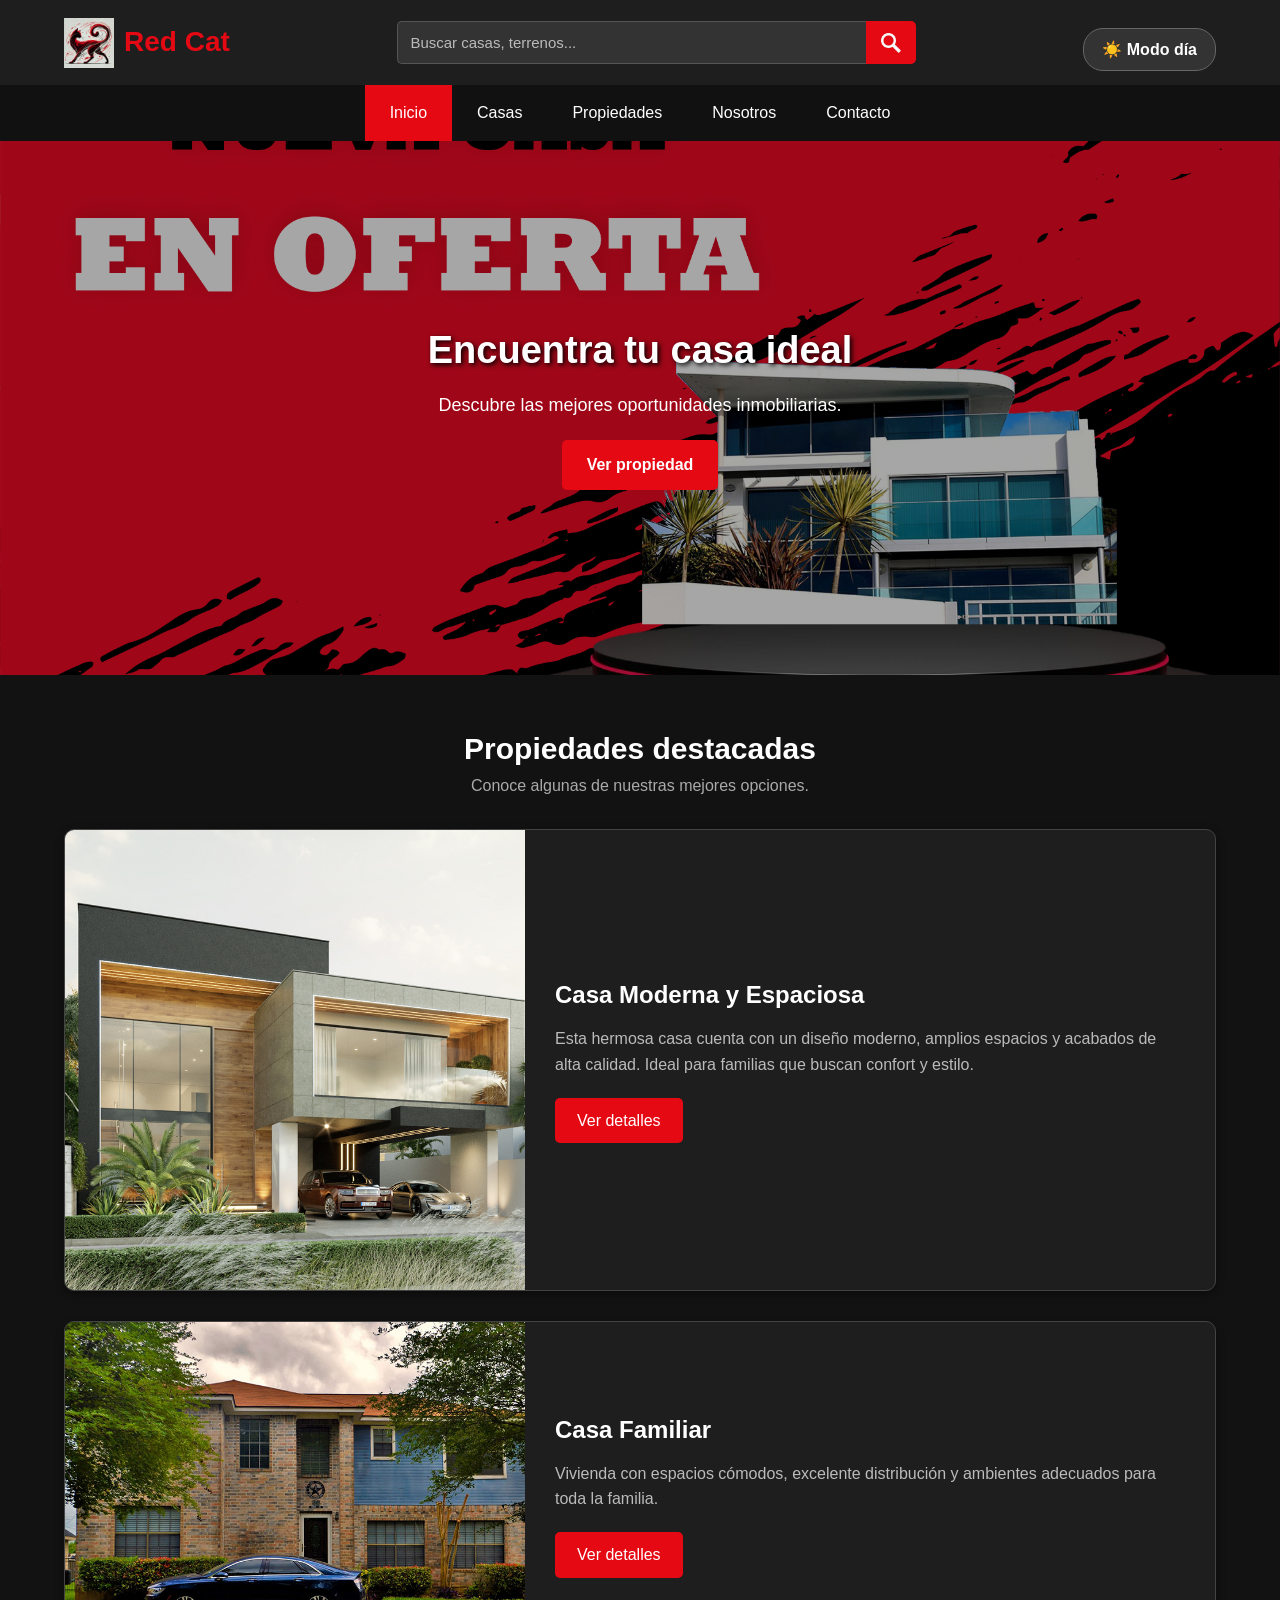
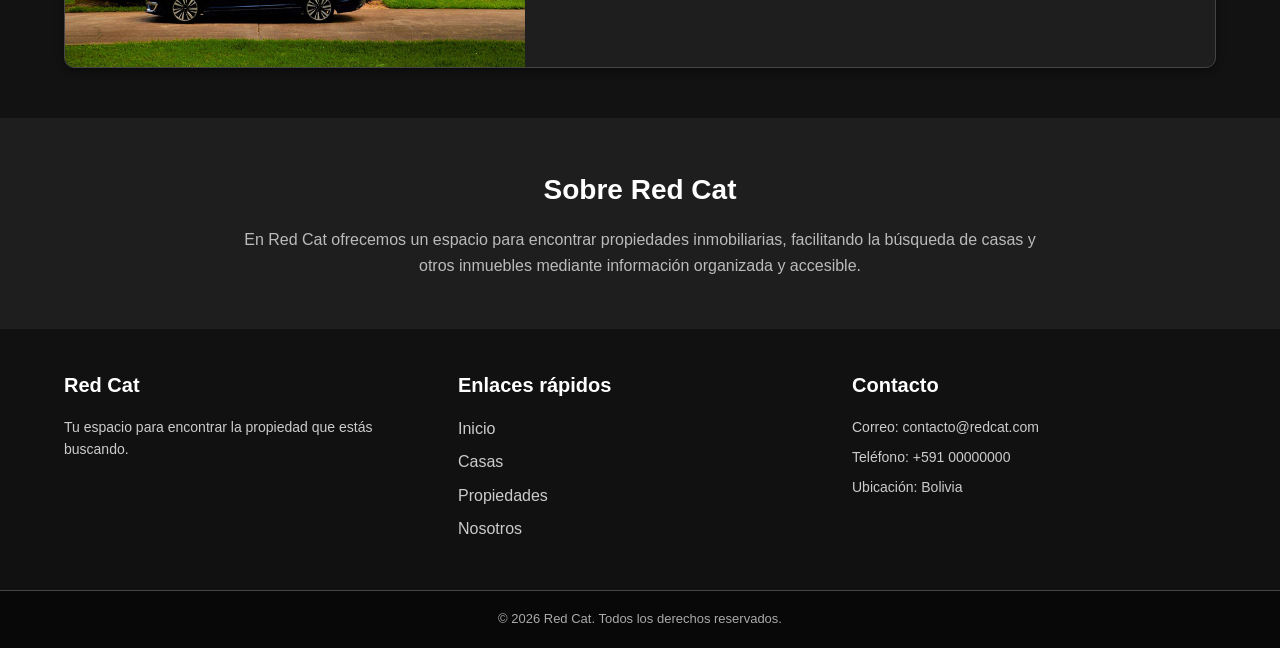
<file: index.html>
<!DOCTYPE html>
<html lang="es">

<head>
    <meta charset="UTF-8">
    <meta name="viewport" content="width=device-width, initial-scale=1.0">

    <title>Red Cat | Venta de Inmuebles</title>

    <!-- Hoja de estilos -->
    <link rel="stylesheet" href="css/styles.css">
</head>

<body>

<!-- CONTENEDOR DEL ENCABEZADO Y MENÚ -->
<div class="top-container">

    <!-- ENCABEZADO -->
    <header class="header">

        <div class="logo">
            <img src="img/logo.png" alt="Logo Red Cat">
            <h1>Red Cat</h1>
        </div>

        <!-- Buscador -->
        <div class="search-bar">
            <input type="search" placeholder="Buscar casas, terrenos...">

            <button type="button">
                <img src="img/lupa.png" alt="Buscar">
            </button>
        </div>
     <!-- modo dia y noche -->
        <button type="button" id="btn-tema" class="boton-modo">☀️ Modo día</button>

    </header>

    <!-- MENÚ DE NAVEGACIÓN -->
    <nav class="navbar">
        <ul>
            <li><a href="index.html" class="active">Inicio</a></li>
            <li><a href="#casas">Casas</a></li>
            <li><a href="#propiedades">Propiedades</a></li>
            <li><a href="#nosotros">Nosotros</a></li>
            <li><a href="#contacto">Contacto</a></li>
        </ul>
    </nav>

</div>

    <!-- =====================================
         3. BANNER PRINCIPAL / CARRUSEL
    ====================================== -->
    <section class="hero">

        <a id="image-link" href="casa1.html">

            <div class="hero-overlay">

                <h2 id="image-text">
                    Encuentra tu casa ideal
                </h2>

                <p>
                    Descubre las mejores oportunidades inmobiliarias.
                </p>

                <span class="hero-button">
                    Ver propiedad
                </span>

            </div>

            <img id="image1" src="img/1.jpg" alt="Casa moderna">

            <img id="image2" src="img/2.jpg"
                 class="hidden" alt="Casa en venta">

        </a>

    </section>


    <!-- =====================================
         4. SECCIÓN DE PROPIEDADES DESTACADAS
    ====================================== -->
    <main>

        <section class="properties" id="propiedades">

            <div class="section-title">
                <h2>Propiedades destacadas</h2>
                <p>Conoce algunas de nuestras mejores opciones.</p>
            </div>


            <!-- Propiedad 1 -->
            <article class="property-card" id="casas">

                <div class="property-image">
                    <a href="casa1.html">
                        <img src="img/casa1.jpg" alt="Casa moderna">
                    </a>
                </div>

                <div class="property-info">

                    <h3>Casa Moderna y Espaciosa</h3>

                    <p>
                        Esta hermosa casa cuenta con un diseño moderno,
                        amplios espacios y acabados de alta calidad.
                        Ideal para familias que buscan confort y estilo.
                    </p>

                    <a href="casa1.html" class="property-button">
                        Ver detalles
                    </a>

                </div>

            </article>


            <!-- Propiedad 2 -->
            <article class="property-card">

                <div class="property-image">
                    <a href="casa2.html">
                        <img src="img/casa2.jpg" alt="Casa familiar">
                    </a>
                </div>

                <div class="property-info">

                    <h3>Casa Familiar</h3>

                    <p>
                        Vivienda con espacios cómodos, excelente
                        distribución y ambientes adecuados para
                        toda la familia.
                    </p>

                    <a href="casa2.html" class="property-button">
                        Ver detalles
                    </a>

                </div>

            </article>

        </section>


        <!-- =====================================
             5. SECCIÓN SOBRE NOSOTROS
        ====================================== -->
        <section class="about" id="nosotros">

            <h2>Sobre Red Cat</h2>

            <p>
                En Red Cat ofrecemos un espacio para encontrar
                propiedades inmobiliarias, facilitando la búsqueda
                de casas y otros inmuebles mediante información
                organizada y accesible.
            </p>

        </section>

    </main>


    <!-- =====================================
         6. PIE DE PÁGINA (FOOTER)
    ====================================== -->
    <footer class="footer" id="contacto">

        <div class="footer-container">

            <!-- Información de la empresa -->
            <div class="footer-section">

                <h3>Red Cat</h3>

                <p>
                    Tu espacio para encontrar la propiedad
                    que estás buscando.
                </p>

            </div>


            <!-- Enlaces rápidos -->
            <div class="footer-section">

                <h3>Enlaces rápidos</h3>

                <ul>
                    <li><a href="index.html">Inicio</a></li>
                    <li><a href="#casas">Casas</a></li>
                    <li><a href="#propiedades">Propiedades</a></li>
                    <li><a href="#nosotros">Nosotros</a></li>
                </ul>

            </div>


            <!-- Información de contacto -->
            <div class="footer-section">

                <h3>Contacto</h3>

                <p>Correo: contacto@redcat.com</p>
                <p>Teléfono: +591 00000000</p>
                <p>Ubicación: Bolivia</p>

            </div>


        </div>

        <!-- Derechos reservados -->
        <div class="footer-bottom">

            <p>
                &copy; 2026 Red Cat.
                Todos los derechos reservados.
            </p>

        </div>

    </footer>


    <!-- =====================================
         7. JAVASCRIPT DEL CARRUSEL
    ====================================== -->
    <script>

        const images = [
            {
                src: "img/1.jpg",
                link: "casa1.html",
                text: "Casa Moderna y Espaciosa"
            },
            {
                src: "img/2.jpg",
                link: "casa2.html",
                text: "Encuentra tu nuevo hogar"
            }
        ];

        let currentIndex = 0;

        const image1 = document.getElementById("image1");
        const image2 = document.getElementById("image2");

        const imageLink = document.getElementById("image-link");
        const imageText = document.getElementById("image-text");

        const imageElements = [image1, image2];

        setInterval(() => {

            currentIndex = (currentIndex + 1) % images.length;

            imageElements[0].classList.toggle("hidden");
            imageElements[1].classList.toggle("hidden");

            imageLink.href = images[currentIndex].link;

            imageText.textContent = images[currentIndex].text;

        }, 5000);

    </script>

      <!-- El script va al FINAL, justo antes de cerrar el body:
       así el navegador ya leyó todo el HTML y querySelector
       sí encuentra los botones. Si lo pones arriba, no los halla. -->
  <script src="script.js"></script>

</body>
</html>
</file>
<file: css/styles.css>
/* =========================================
   1. CONFIGURACIÓN GENERAL
========================================= */

* {
    margin: 0;
    padding: 0;
    box-sizing: border-box;
}

html {
    scroll-behavior: smooth;
}

body {
    font-family: Arial, Helvetica, sans-serif;
    background-color: #f5f5f5;
    color: #333;
    line-height: 1.6;

/* 
Sirve únicamente para dejar un espacio arriba del contenido, porque al fijar 
el encabezado este sale del flujo normal de la página. 
Así evita que el banner quede tapado por el encabezado y el menú.
 */
    padding-top: 135px;
}

/* =========================================
   1. CONTENEDOR SUPERIOR FIJO
   Mantiene juntos el encabezado y el menú
========================================= */

.top-container {
    position: fixed;
    top: 0;
    left: 0;
    width: 100%;
    z-index: 9999;
}




/* =========================================
   2. ENCABEZADO PRINCIPAL
========================================= */

.header {
    width: 100%;
    min-height: 85px;
    padding: 10px 5%;

    display: flex;
    align-items: center;
    justify-content: space-between;

    background-color: white;
    box-shadow: 0 2px 5px rgba(0, 0, 0, 0.10);
}

/* Logotipo */

.logo {
    display: flex;
    align-items: center;
    gap: 10px;
}

.logo img {
    width: 50px;
    height: 50px;
    object-fit: contain;
}

.logo h1 {
    color: #e50914;
    font-size: 28px;
}


/* Buscador */

.search-bar {
    display: flex;
    width: 45%;
    max-width: 600px;
}

.search-bar input {
    width: 100%;
    padding: 12px;

    border: 1px solid #ddd;
    border-right: none;
    border-radius: 5px 0 0 5px;

    outline: none;
    font-size: 15px;
}

.search-bar input:focus {
    border-color: #e50914;
}

.search-bar button {
    padding: 10px 15px;

    background-color: #e50914;
    border: none;
    border-radius: 0 5px 5px 0;

    cursor: pointer;
    transition: background 0.3s;
}

.search-bar button:hover {
    background-color: #a90009;
}

.search-bar button img {
    width: 20px;
    display: block;
}


/* 3b. Botón de modo día/noche (misión 1) */
.boton-modo {
  margin-top: 14px;
  background-color: #ff8f3c;
  color: #1a1208;
  border: none;
  border-radius: 20px;
  padding: 8px 18px;
  font: inherit;
  font-weight: bold;
}

/* =========================================
   3. MENÚ DE NAVEGACIÓN
========================================= */

.navbar {
    width: 100%;
    background-color: #222;
}

.navbar ul {
    display: flex;
    justify-content: center;
    align-items: center;

    list-style: none;
}

.navbar ul li a {
    display: block;
    padding: 15px 25px;

    color: white;
    text-decoration: none;

    transition: background 0.3s;
}

.navbar ul li a:hover,
.navbar ul li a.active {
    background-color: #e50914;
}


/* =========================================
   4. BANNER PRINCIPAL / CARRUSEL
========================================= */

.hero {
    width: 100%;
    height: 60vh;
    min-height: 350px;

    position: relative;
    overflow: hidden;

    background-color: #222;
}

.hero a {
    display: block;
    width: 100%;
    height: 100%;
    position: relative;
}

.hero img {
    position: absolute;
    inset: 0;

    width: 100%;
    height: 100%;

    object-fit: cover;

    transition: opacity 1s ease-in-out;
}

.hero img.hidden {
    opacity: 0;
    pointer-events: none;
}


/* Texto sobre las imágenes */

.hero-overlay {
    position: absolute;
    inset: 0;
    z-index: 2;

    display: flex;
    flex-direction: column;
    align-items: center;
    justify-content: center;

    text-align: center;
    padding: 20px;

    color: white;

    background: rgba(0, 0, 0, 0.35);
}

.hero-overlay h2 {
    font-size: 38px;
    margin-bottom: 10px;
    text-shadow: 2px 2px 5px black;
}

.hero-overlay p {
    font-size: 18px;
    margin-bottom: 20px;
}

.hero-button {
    display: inline-block;
    padding: 12px 25px;

    background-color: #e50914;
    color: white;

    border-radius: 5px;
    font-weight: bold;

    transition: background 0.3s;
}

.hero-button:hover {
    background-color: #a90009;
}


/* =========================================
   5. PROPIEDADES DESTACADAS
========================================= */

.properties {
    width: 90%;
    max-width: 1200px;
    margin: 50px auto;
}


/* Título de sección */

.section-title {
    text-align: center;
    margin-bottom: 30px;
}

.section-title h2 {
    font-size: 30px;
    color: #222;
}

.section-title p {
    color: #777;
}


/* Tarjetas de propiedades */

.property-card {
    display: flex;
    width: 100%;

    margin-bottom: 30px;

    background-color: white;
    border: 1px solid #ddd;
    border-radius: 10px;

    overflow: hidden;

    box-shadow: 0 3px 8px rgba(0, 0, 0, 0.08);

    transition: transform 0.3s, box-shadow 0.3s;
}

.property-card:hover {
    transform: translateY(-4px);

    box-shadow: 0 6px 15px rgba(0, 0, 0, 0.12);
}


/* Imagen de la propiedad */

.property-image {
    width: 40%;
    min-height: 250px;
    overflow: hidden;
}

.property-image a {
    display: block;
    height: 100%;
}

.property-image img {
    display: block;

    width: 100%;
    height: 100%;

    object-fit: cover;

    transition: transform 0.4s;
}

.property-image img:hover {
    transform: scale(1.06);
}


/* Información de la propiedad */

.property-info {
    width: 60%;
    padding: 30px;

    display: flex;
    flex-direction: column;
    justify-content: center;
}

.property-info h3 {
    font-size: 24px;
    margin-bottom: 12px;
    color: #222;
}

.property-info p {
    color: #666;
    margin-bottom: 20px;
}


/* Botón de detalles */

.property-button {
    display: inline-block;
    width: fit-content;

    padding: 10px 22px;

    background-color: #e50914;
    color: white;

    text-decoration: none;
    border-radius: 5px;

    transition: background 0.3s;
}

.property-button:hover {
    background-color: #a90009;
}


/* =========================================
   6. SECCIÓN SOBRE LA EMPRESA
========================================= */

.about {
    width: 100%;
    padding: 50px 10%;

    text-align: center;

    background-color: white;
}

.about h2 {
    font-size: 28px;
    margin-bottom: 15px;
    color: #222;
}

.about p {
    max-width: 800px;
    margin: auto;
    color: #666;
}


/* =========================================
   7. FOOTER / PIE DE PÁGINA
========================================= */

.footer {
    width: 100%;
    background-color: #222;
    color: white;
}


/* Contenedor de columnas */

.footer-container {
    width: 90%;
    max-width: 1200px;

    margin: auto;
    padding: 40px 0;

    display: flex;
    justify-content: space-between;
    gap: 30px;
}


/* Secciones del footer */

.footer-section {
    flex: 1;
}

.footer-section h3 {
    font-size: 20px;
    margin-bottom: 15px;
    color: white;
}

.footer-section p {
    color: #ccc;
    margin-bottom: 8px;
    font-size: 14px;
}

.footer-section ul {
    list-style: none;
}

.footer-section ul li {
    margin-bottom: 8px;
}

.footer-section ul li a {
    color: #ccc;
    text-decoration: none;

    transition: color 0.3s;
}

.footer-section ul li a:hover {
    color: #e50914;
}


/* Derechos reservados */

.footer-bottom {
    padding: 18px;
    text-align: center;

    background-color: #171717;
    border-top: 1px solid #444;
}

.footer-bottom p {
    color: #aaa;
    font-size: 13px;
}



/* =========================================
   8. DISEÑO RESPONSIVE
   TABLETS Y CELULARES
========================================= */

@media (max-width: 768px) {

    body {
        padding-top: 150px;
    }

    /* ENCABEZADO */
    .header {
        flex-direction: column;
        gap: 15px;
        padding: 15px;
    }

    .search-bar {
        width: 100%;
        max-width: 100%;
    }

    /* MENÚ DE NAVEGACIÓN */
    .navbar {
        position: static;
        width: 100%;
        height: auto;
    }

    .navbar ul {
        display: flex;
        justify-content: center;
        flex-wrap: wrap;
    }

    .navbar ul li a {
        padding: 12px 10px;
    }

    /* BANNER */
    .hero {
        height: 45vh;
        min-height: 280px;
    }

    .hero-overlay h2 {
        font-size: 27px;
    }

    .hero-overlay p {
        font-size: 15px;
    }

    /* PROPIEDADES */
    .properties {
        width: 92%;
        margin: 35px auto;
    }

    .property-card {
        flex-direction: column;
    }

    .property-image {
        width: 100%;
        height: 230px;
    }

    .property-info {
        width: 100%;
        padding: 20px;
    }

    /* FOOTER */
    .footer-container {
        flex-direction: column;
        gap: 25px;
    }

}


@media (max-width: 480px) {

    body {
        padding-top: 150px;
    }

    /* LOGOTIPO */
    .logo h1 {
        font-size: 24px;
    }

    /* MENÚ */
    .navbar ul li a {
        padding: 10px;
        font-size: 12px;
    }

    /* BANNER */
    .hero-overlay h2 {
        font-size: 23px;
    }

    .hero-overlay p {
        font-size: 13px;
    }

    /* PROPIEDADES */
    .section-title h2 {
        font-size: 24px;
    }

    .property-info h3 {
        font-size: 20px;
    }

}


/* =========================================
9. MODO OSCURO
Se activa cuando el body NO tiene la clase .claro
========================================= */

/* Fondo general y textos */
body:not(.claro) {
    background-color: #121212;
    color: #e0e0e0;
}

/* ENCABEZADO */
body:not(.claro) .header {
    background-color: #1e1e1e;
    box-shadow: 0 2px 5px rgba(0, 0, 0, 0.5);
}

/* Buscador */
body:not(.claro) .search-bar input {
    background-color: #333;
    color: white;
    border-color: #555;
}

body:not(.claro) .search-bar input::placeholder {
    color: #bbb;
}

/* Botón modo día/noche */
body:not(.claro) .boton-modo {
    background-color: #333;
    color: #fff;
    border: 1px solid #666;
    cursor: pointer;
}

/* MENÚ DE NAVEGACIÓN */
body:not(.claro) .navbar {
    background-color: #111;
}

/* TÍTULOS Y TEXTOS */
body:not(.claro) .section-title h2 {
    color: #fff;
}

body:not(.claro) .section-title p {
    color: #aaa;
}

/* TARJETAS DE PROPIEDADES */
body:not(.claro) .property-card {
    background-color: #1e1e1e;
    border-color: #444;
    box-shadow: 0 3px 8px rgba(0, 0, 0, 0.4);
}

body:not(.claro) .property-info h3 {
    color: #fff;
}

body:not(.claro) .property-info p {
    color: #bbb;
}

/* SECCIÓN SOBRE NOSOTROS */
body:not(.claro) .about {
    background-color: #1e1e1e;
}

body:not(.claro) .about h2 {
    color: #fff;
}

body:not(.claro) .about p {
    color: #bbb;
}

/* FOOTER */
body:not(.claro) .footer {
    background-color: #111;
}

body:not(.claro) .footer-bottom {
    background-color: #080808;
    border-top-color: #444;
}

/* =========================================
10. TRANSICIÓN ENTRE MODO DÍA Y NOCHE
========================================= */

body,
.header,
.property-card,
.about,
.section-title h2,
.section-title p,
.property-info h3,
.property-info p,
.search-bar input,
.navbar,
.footer,
.footer-bottom {
    transition:
        background-color 0.3s ease,
        color 0.3s ease,
        border-color 0.3s ease;
}
</file>
